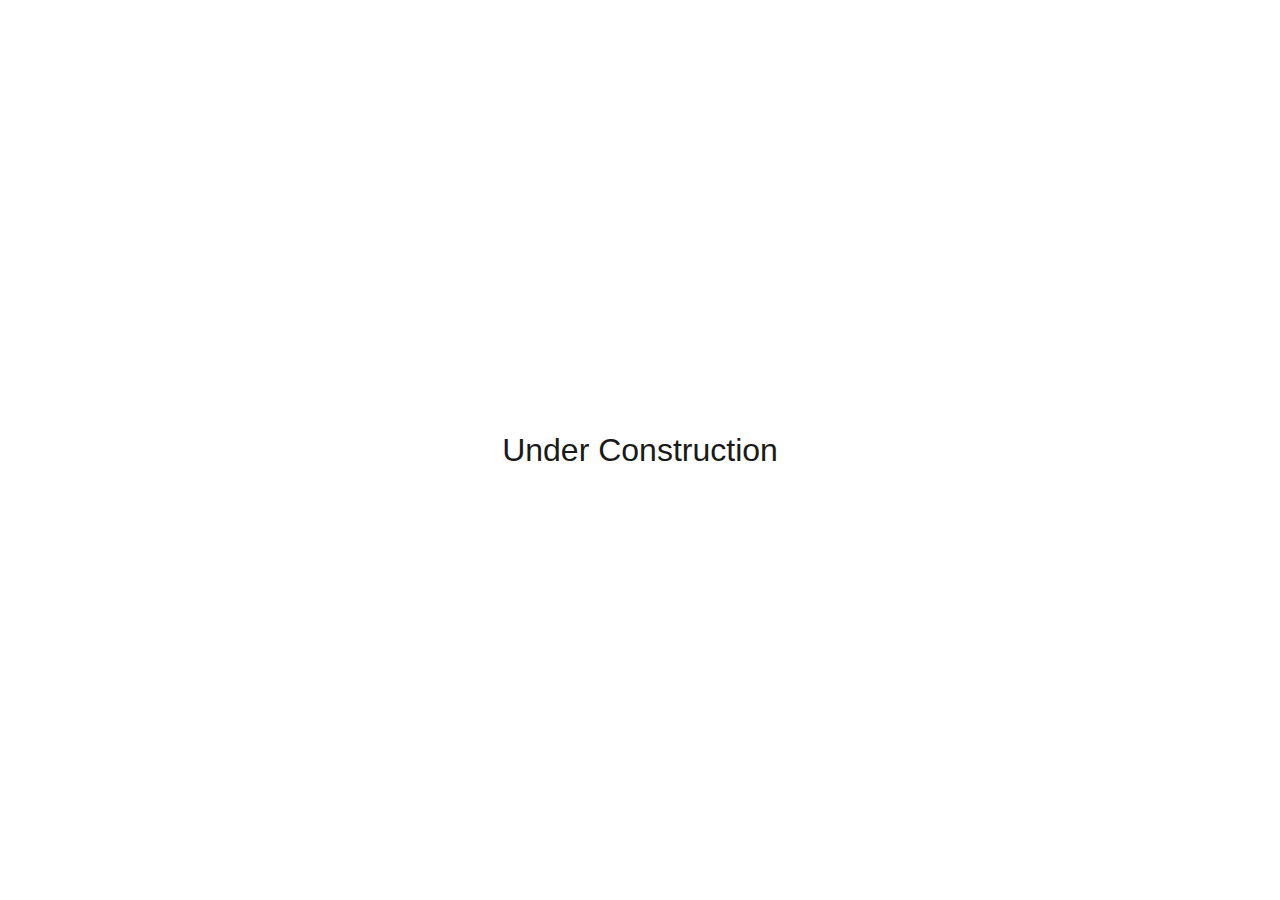
<file: index.html>
<!DOCTYPE html>
<html lang="de">
<head>
  <meta charset="UTF-8">
  <meta name="viewport" content="width=device-width, initial-scale=1.0">
  <title>Under Construction</title>
  <style>
    * {
      margin: 0;
      padding: 0;
      box-sizing: border-box;
    }

    body {
      font-family: -apple-system, BlinkMacSystemFont, 'Segoe UI', Roboto, sans-serif;
      min-height: 100vh;
      display: flex;
      align-items: center;
      justify-content: center;
      background-color: #ffffff;
      color: #1a1a1a;
    }

    h1 {
      font-size: 2rem;
      font-weight: 400;
    }
  </style>
</head>
<body>
  <h1>Under Construction</h1>
</body>
</html>
</file>
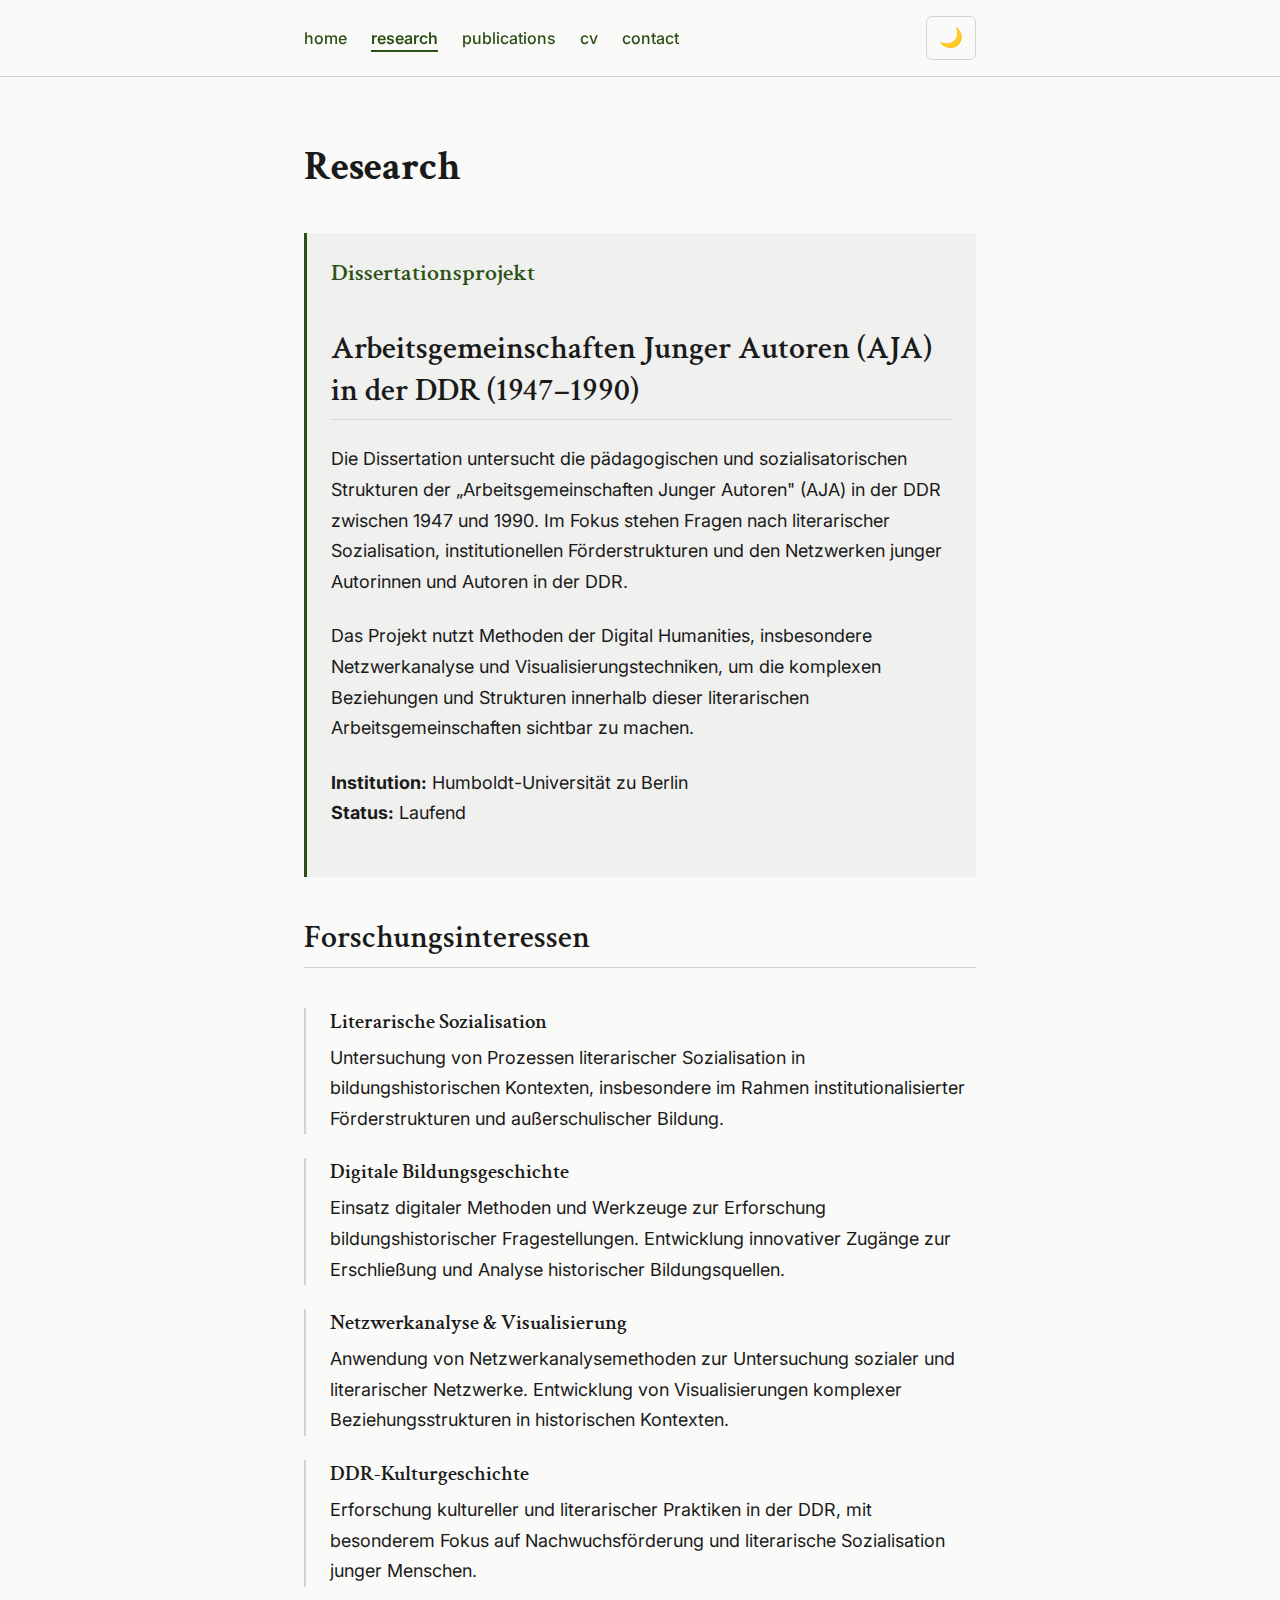
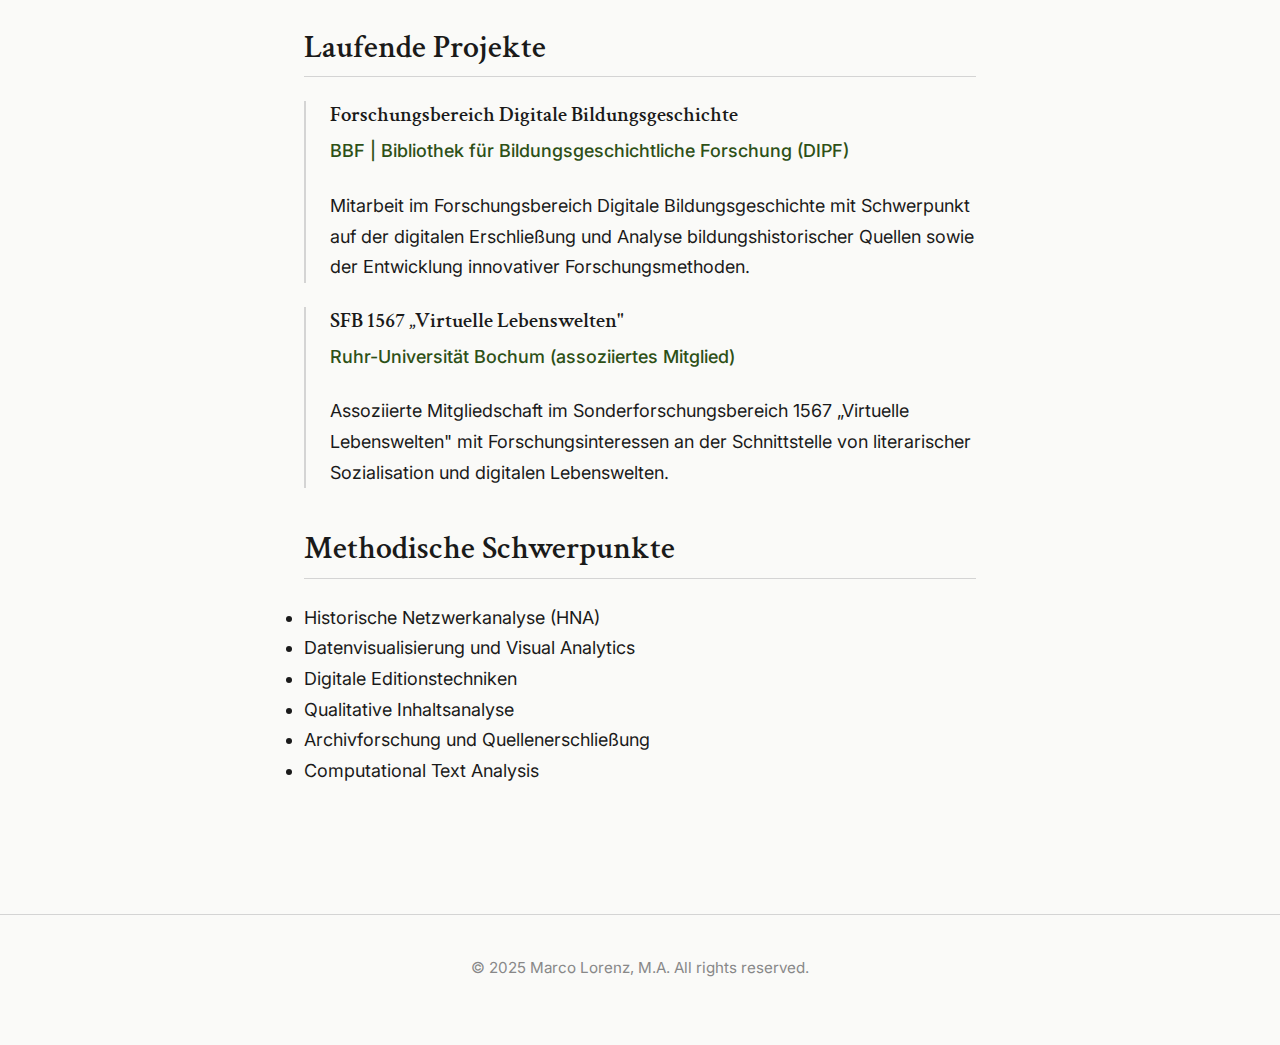
<file: research.html>
<!DOCTYPE html>
<html lang="de">
<head>
  <meta charset="UTF-8">
  <meta name="viewport" content="width=device-width, initial-scale=1.0">
  <meta name="author" content="Marco Lorenz, M.A.">
  <meta name="description" content="Forschungsprojekte und Forschungsinteressen von Marco Lorenz, M.A. - Arbeitsgemeinschaften Junger Autoren in der DDR, Digitale Bildungsgeschichte, Netzwerkanalyse.">
  <meta name="keywords" content="Forschung, DDR-Literatur, Bildungsgeschichte, Netzwerkanalyse, Digital Humanities, Literarische Sozialisation">

  <title>Research - Marco Lorenz, M.A.</title>

  <link rel="stylesheet" href="css/style.css">
  <script src="js/theme-toggle.js"></script>
</head>
<body>
  <header>
    <div class="container">
      <nav>
        <ul class="nav-links">
          <li><a href="index.html">home</a></li>
          <li><a href="research.html" class="active">research</a></li>
          <li><a href="publications.html">publications</a></li>
          <li><a href="cv.html">cv</a></li>
          <li><a href="contact.html">contact</a></li>
        </ul>
        <button id="theme-toggle" class="theme-toggle" aria-label="Toggle theme">
          🌙
        </button>
      </nav>
    </div>
  </header>

  <main>
    <div class="container">
      <h1>Research</h1>

      <section class="project">
        <h3>Dissertationsprojekt</h3>
        <h2>Arbeitsgemeinschaften Junger Autoren (AJA) in der DDR (1947–1990)</h2>
        <p>
          Die Dissertation untersucht die pädagogischen und sozialisatorischen Strukturen der „Arbeitsgemeinschaften Junger Autoren" (AJA) in der DDR zwischen 1947 und 1990. Im Fokus stehen Fragen nach literarischer Sozialisation, institutionellen Förderstrukturen und den Netzwerken junger Autorinnen und Autoren in der DDR.
        </p>
        <p>
          Das Projekt nutzt Methoden der Digital Humanities, insbesondere Netzwerkanalyse und Visualisierungstechniken, um die komplexen Beziehungen und Strukturen innerhalb dieser literarischen Arbeitsgemeinschaften sichtbar zu machen.
        </p>
        <p>
          <strong>Institution:</strong> Humboldt-Universität zu Berlin<br>
          <strong>Status:</strong> Laufend
        </p>
      </section>

      <section class="mt-lg">
        <h2>Forschungsinteressen</h2>

        <div class="cv-section">
          <div class="cv-entry">
            <h3>Literarische Sozialisation</h3>
            <p class="description">
              Untersuchung von Prozessen literarischer Sozialisation in bildungshistorischen Kontexten, insbesondere im Rahmen institutionalisierter Förderstrukturen und außerschulischer Bildung.
            </p>
          </div>

          <div class="cv-entry">
            <h3>Digitale Bildungsgeschichte</h3>
            <p class="description">
              Einsatz digitaler Methoden und Werkzeuge zur Erforschung bildungshistorischer Fragestellungen. Entwicklung innovativer Zugänge zur Erschließung und Analyse historischer Bildungsquellen.
            </p>
          </div>

          <div class="cv-entry">
            <h3>Netzwerkanalyse & Visualisierung</h3>
            <p class="description">
              Anwendung von Netzwerkanalysemethoden zur Untersuchung sozialer und literarischer Netzwerke. Entwicklung von Visualisierungen komplexer Beziehungsstrukturen in historischen Kontexten.
            </p>
          </div>

          <div class="cv-entry">
            <h3>DDR-Kulturgeschichte</h3>
            <p class="description">
              Erforschung kultureller und literarischer Praktiken in der DDR, mit besonderem Fokus auf Nachwuchsförderung und literarische Sozialisation junger Menschen.
            </p>
          </div>
        </div>
      </section>

      <section class="mt-lg">
        <h2>Laufende Projekte</h2>

        <div class="cv-entry">
          <h3>Forschungsbereich Digitale Bildungsgeschichte</h3>
          <p class="institution">BBF | Bibliothek für Bildungsgeschichtliche Forschung (DIPF)</p>
          <p class="description">
            Mitarbeit im Forschungsbereich Digitale Bildungsgeschichte mit Schwerpunkt auf der digitalen Erschließung und Analyse bildungshistorischer Quellen sowie der Entwicklung innovativer Forschungsmethoden.
          </p>
        </div>

        <div class="cv-entry">
          <h3>SFB 1567 „Virtuelle Lebenswelten"</h3>
          <p class="institution">Ruhr-Universität Bochum (assoziiertes Mitglied)</p>
          <p class="description">
            Assoziierte Mitgliedschaft im Sonderforschungsbereich 1567 „Virtuelle Lebenswelten" mit Forschungsinteressen an der Schnittstelle von literarischer Sozialisation und digitalen Lebenswelten.
          </p>
        </div>
      </section>

      <section class="mt-lg">
        <h2>Methodische Schwerpunkte</h2>
        <ul>
          <li>Historische Netzwerkanalyse (HNA)</li>
          <li>Datenvisualisierung und Visual Analytics</li>
          <li>Digitale Editionstechniken</li>
          <li>Qualitative Inhaltsanalyse</li>
          <li>Archivforschung und Quellenerschließung</li>
          <li>Computational Text Analysis</li>
        </ul>
      </section>
    </div>
  </main>

  <footer>
    <div class="container">
      <p>&copy; 2025 Marco Lorenz, M.A. All rights reserved.</p>
    </div>
  </footer>
</body>
</html>
</file>
<file: css/style.css>
/* ====================================
   Digital Scholar - Academic Website
   Marco Lorenz, M.A.
   ==================================== */

/* Google Fonts */
@import url('https://fonts.googleapis.com/css2?family=Crimson+Text:ital,wght@0,400;0,600;0,700;1,400&family=Inter:wght@300;400;500;600&family=JetBrains+Mono:wght@400;500&display=swap');

/* ====================================
   CSS Custom Properties / Variables
   ==================================== */

:root {
  /* Light Mode Colors (default for prefers-color-scheme: light) */
  --bg-color: #fafaf8;
  --text-color: #1a1a1a;
  --accent-color: #2d5016;
  --secondary-color: #888888;
  --code-color: #2d5016;
  --border-color: #d4d4d4;
  --hover-bg: #f0f0ee;

  /* Typography */
  --font-serif: 'Crimson Text', Georgia, serif;
  --font-sans: 'Inter', -apple-system, BlinkMacSystemFont, 'Segoe UI', Roboto, sans-serif;
  --font-mono: 'JetBrains Mono', 'Courier New', monospace;

  /* Spacing */
  --max-width: 720px;
  --spacing-xs: 0.5rem;
  --spacing-sm: 1rem;
  --spacing-md: 1.5rem;
  --spacing-lg: 2.5rem;
  --spacing-xl: 4rem;

  /* Transitions */
  --transition: 0.3s ease;
}

/* Dark Mode - respects system preference */
@media (prefers-color-scheme: dark) {
  :root {
    --bg-color: #0d0d0d;
    --text-color: #e8e8e8;
    --accent-color: #2d5016;
    --secondary-color: #666666;
    --code-color: #3a6b35;
    --border-color: #2a2a2a;
    --hover-bg: #1a1a1a;
  }
}

/* Manual Dark Mode Toggle Override */
[data-theme="dark"] {
  --bg-color: #0d0d0d;
  --text-color: #e8e8e8;
  --accent-color: #2d5016;
  --secondary-color: #666666;
  --code-color: #3a6b35;
  --border-color: #2a2a2a;
  --hover-bg: #1a1a1a;
}

/* Manual Light Mode Toggle Override */
[data-theme="light"] {
  --bg-color: #fafaf8;
  --text-color: #1a1a1a;
  --accent-color: #2d5016;
  --secondary-color: #888888;
  --code-color: #2d5016;
  --border-color: #d4d4d4;
  --hover-bg: #f0f0ee;
}

/* ====================================
   Base Styles
   ==================================== */

* {
  margin: 0;
  padding: 0;
  box-sizing: border-box;
}

html {
  scroll-behavior: smooth;
  font-size: 16px;
}

body {
  font-family: var(--font-sans);
  font-size: 1.125rem;
  line-height: 1.7;
  color: var(--text-color);
  background-color: var(--bg-color);
  transition: background-color var(--transition), color var(--transition);
  -webkit-font-smoothing: antialiased;
  -moz-osx-font-smoothing: grayscale;
}

/* ====================================
   Typography
   ==================================== */

h1, h2, h3, h4, h5, h6 {
  font-family: var(--font-serif);
  font-weight: 600;
  line-height: 1.3;
  margin-top: var(--spacing-lg);
  margin-bottom: var(--spacing-md);
  color: var(--text-color);
}

h1 {
  font-size: 2.5rem;
  font-weight: 700;
  margin-top: 0;
}

h2 {
  font-size: 2rem;
  border-bottom: 1px solid var(--border-color);
  padding-bottom: var(--spacing-xs);
}

h3 {
  font-size: 1.5rem;
}

h4 {
  font-size: 1.25rem;
}

p {
  margin-bottom: var(--spacing-md);
}

a {
  color: var(--accent-color);
  text-decoration: none;
  border-bottom: 1px solid transparent;
  transition: border-color var(--transition), color var(--transition);
}

a:hover,
a:focus {
  border-bottom-color: var(--accent-color);
  outline: none;
}

code, pre {
  font-family: var(--font-mono);
  font-size: 0.9rem;
  color: var(--code-color);
  background-color: var(--hover-bg);
  padding: 0.2rem 0.4rem;
  border-radius: 3px;
}

pre {
  padding: var(--spacing-sm);
  overflow-x: auto;
  margin-bottom: var(--spacing-md);
}

/* ====================================
   Layout
   ==================================== */

.container {
  max-width: var(--max-width);
  margin: 0 auto;
  padding: 0 var(--spacing-md);
}

/* ====================================
   Navigation
   ==================================== */

header {
  position: sticky;
  top: 0;
  background-color: var(--bg-color);
  border-bottom: 1px solid var(--border-color);
  z-index: 1000;
  transition: background-color var(--transition), border-color var(--transition);
  backdrop-filter: blur(10px);
  background-color: rgba(13, 13, 13, 0.9);
}

[data-theme="light"] header {
  background-color: rgba(250, 250, 248, 0.9);
}

nav {
  display: flex;
  justify-content: space-between;
  align-items: center;
  padding: var(--spacing-sm) 0;
}

.nav-links {
  display: flex;
  gap: var(--spacing-md);
  list-style: none;
  flex-wrap: wrap;
}

.nav-links a {
  font-size: 1rem;
  font-weight: 500;
  text-transform: lowercase;
  border-bottom: 2px solid transparent;
  padding-bottom: 2px;
  transition: border-color var(--transition);
}

.nav-links a:hover,
.nav-links a.active {
  border-bottom-color: var(--accent-color);
}

.nav-links a.active {
  color: var(--accent-color);
  font-weight: 600;
}

/* Theme Toggle Button */
.theme-toggle {
  background: none;
  border: 1px solid var(--border-color);
  color: var(--text-color);
  cursor: pointer;
  padding: 0.5rem 0.75rem;
  border-radius: 6px;
  font-size: 1.2rem;
  display: flex;
  align-items: center;
  justify-content: center;
  transition: background-color var(--transition), border-color var(--transition);
  line-height: 1;
  min-width: 44px;
  min-height: 44px;
}

.theme-toggle:hover {
  background-color: var(--hover-bg);
  border-color: var(--accent-color);
}

.theme-toggle:focus {
  outline: 2px solid var(--accent-color);
  outline-offset: 2px;
}

/* ====================================
   Main Content
   ==================================== */

main {
  padding: var(--spacing-xl) 0;
  min-height: calc(100vh - 200px);
}

/* ====================================
   Bio Section
   ==================================== */

.bio {
  margin-top: var(--spacing-lg);
  line-height: 1.8;
}

/* ====================================
   ORCID Integration
   ==================================== */

.orcid-section {
  margin: var(--spacing-lg) 0;
  display: flex;
  align-items: center;
  gap: var(--spacing-sm);
  flex-wrap: wrap;
}

.orcid-badge {
  display: inline-flex;
  align-items: center;
  gap: 0.5rem;
  padding: 0.6rem 1.2rem;
  background-color: var(--hover-bg);
  border: 1px solid var(--border-color);
  border-radius: 6px;
  font-weight: 500;
  transition: all var(--transition);
}

.orcid-badge:hover {
  background-color: var(--accent-color);
  color: #ffffff;
  border-color: var(--accent-color);
  transform: translateY(-2px);
  box-shadow: 0 4px 12px rgba(45, 80, 22, 0.2);
}

.orcid-badge img {
  width: 24px;
  height: 24px;
}

/* ====================================
   Research & Publications
   ==================================== */

.project {
  margin: var(--spacing-lg) 0;
  padding: var(--spacing-md);
  border-left: 3px solid var(--accent-color);
  background-color: var(--hover-bg);
  transition: background-color var(--transition);
}

.project h3 {
  margin-top: 0;
  color: var(--accent-color);
}

.publication-item {
  margin-bottom: var(--spacing-md);
  padding-bottom: var(--spacing-md);
  border-bottom: 1px solid var(--border-color);
}

.publication-item:last-child {
  border-bottom: none;
}

.publication-item h3 {
  font-size: 1.2rem;
  margin-top: 0;
}

.publication-meta {
  font-size: 0.95rem;
  color: var(--secondary-color);
  font-style: italic;
}

/* ====================================
   CV Sections
   ==================================== */

.cv-section {
  margin: var(--spacing-lg) 0;
}

.cv-entry {
  margin-bottom: var(--spacing-md);
  padding-left: var(--spacing-md);
  border-left: 2px solid var(--border-color);
}

.cv-entry h3 {
  font-size: 1.3rem;
  margin-top: 0;
  margin-bottom: var(--spacing-xs);
}

.cv-entry .institution {
  font-weight: 500;
  color: var(--accent-color);
}

.cv-entry .date {
  font-size: 0.95rem;
  color: var(--secondary-color);
  font-style: italic;
}

.cv-entry .description {
  margin-top: var(--spacing-xs);
}

/* ====================================
   Contact Section
   ==================================== */

.contact-info {
  margin: var(--spacing-lg) 0;
}

.contact-item {
  margin-bottom: var(--spacing-md);
  display: flex;
  gap: var(--spacing-sm);
  align-items: flex-start;
}

.contact-label {
  font-weight: 600;
  min-width: 120px;
  color: var(--secondary-color);
}

.social-links {
  display: flex;
  gap: var(--spacing-md);
  flex-wrap: wrap;
  margin-top: var(--spacing-md);
}

.social-link {
  padding: 0.6rem 1.2rem;
  background-color: var(--hover-bg);
  border: 1px solid var(--border-color);
  border-radius: 6px;
  transition: all var(--transition);
}

.social-link:hover {
  background-color: var(--accent-color);
  color: #ffffff;
  border-color: var(--accent-color);
  transform: translateY(-2px);
}

/* ====================================
   Footer
   ==================================== */

footer {
  margin-top: var(--spacing-xl);
  padding: var(--spacing-lg) 0;
  border-top: 1px solid var(--border-color);
  text-align: center;
  color: var(--secondary-color);
  font-size: 0.95rem;
}

/* ====================================
   Utility Classes
   ==================================== */

.text-center {
  text-align: center;
}

.mt-lg {
  margin-top: var(--spacing-lg);
}

.mb-lg {
  margin-bottom: var(--spacing-lg);
}

.highlight {
  color: var(--accent-color);
  font-weight: 600;
}

/* ====================================
   Responsive Design
   ==================================== */

@media (max-width: 768px) {
  html {
    font-size: 15px;
  }

  h1 {
    font-size: 2rem;
  }

  h2 {
    font-size: 1.6rem;
  }

  nav {
    flex-direction: column;
    gap: var(--spacing-sm);
  }

  .nav-links {
    gap: var(--spacing-sm);
    font-size: 0.95rem;
  }

  .theme-toggle {
    position: absolute;
    top: var(--spacing-sm);
    right: var(--spacing-sm);
  }

  main {
    padding: var(--spacing-lg) 0;
  }

  .contact-item {
    flex-direction: column;
    gap: var(--spacing-xs);
  }

  .contact-label {
    min-width: auto;
  }
}

@media (max-width: 480px) {
  .container {
    padding: 0 var(--spacing-sm);
  }

  .nav-links {
    flex-direction: column;
    text-align: center;
    width: 100%;
  }
}

/* ====================================
   Accessibility
   ==================================== */

.sr-only {
  position: absolute;
  width: 1px;
  height: 1px;
  padding: 0;
  margin: -1px;
  overflow: hidden;
  clip: rect(0, 0, 0, 0);
  white-space: nowrap;
  border-width: 0;
}

/* Focus visible for keyboard navigation */
a:focus-visible,
button:focus-visible {
  outline: 2px solid var(--accent-color);
  outline-offset: 2px;
}

/* Reduced motion for accessibility */
@media (prefers-reduced-motion: reduce) {
  *,
  *::before,
  *::after {
    animation-duration: 0.01ms !important;
    animation-iteration-count: 1 !important;
    transition-duration: 0.01ms !important;
    scroll-behavior: auto !important;
  }
}
</file>
